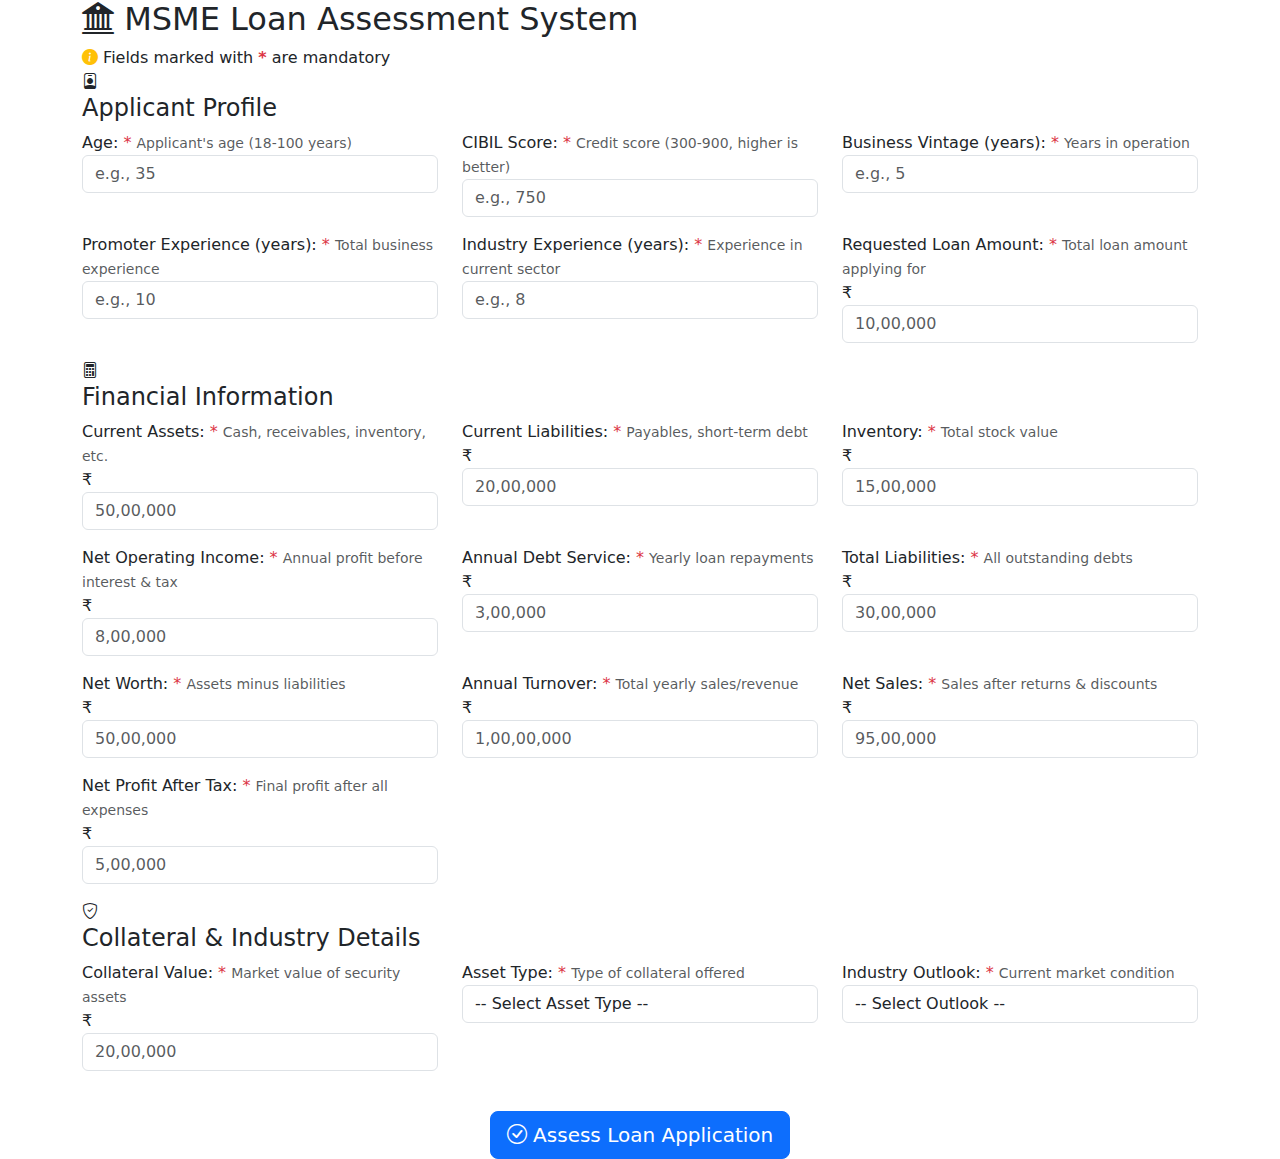
<file: src/main/resources/templates/index.html>
<!DOCTYPE html>
<html xmlns:th="http://www.thymeleaf.org" lang="en">
<head>
    <meta charset="UTF-8">
    <meta name="viewport" content="width=device-width, initial-scale=1.0">
    <title>MSME Loan Assessment</title>
    <link rel="stylesheet" href="https://cdn.jsdelivr.net/npm/bootstrap@5.3.0/dist/css/bootstrap.min.css">
    <link rel="stylesheet" href="https://cdn.jsdelivr.net/npm/bootstrap-icons@1.11.0/font/bootstrap-icons.css">
    <link rel="stylesheet" th:href="@{/css/loan-form.css}">
    <link rel="stylesheet" th:href="@{/css/loan-form-enhanced.css}">
</head>
<body>
<div class="container">
    <h2 class="page-title">
        <i class="bi bi-bank2"></i> MSME Loan Assessment System
    </h2>

    <div class="form-container">
        <div class="required-note">
            <i class="bi bi-info-circle-fill text-warning"></i>
            <span>Fields marked with <span class="text-danger fw-bold">*</span> are mandatory</span>
        </div>

        <form action="#" th:action="@{/assess}" th:object="${application}" method="post" id="loanAssessmentForm">

            <!-- Applicant Profile Section -->
            <div class="section-header">
                <i class="bi bi-person-badge"></i>
                <h4>Applicant Profile</h4>
            </div>
            <div class="row">
                <div class="col-md-4 mb-3">
                    <label>Age: <span class="text-danger">*</span></label>
                    <small class="form-text text-muted">Applicant's age (18-100 years)</small>
                    <input type="text" class="form-control" th:field="*{age}" placeholder="e.g., 35"
                           data-validation="positive" data-min="18" data-max="100" required/>
                    <div class="error-message"></div>
                </div>
                <div class="col-md-4 mb-3">
                    <label>CIBIL Score: <span class="text-danger">*</span></label>
                    <small class="form-text text-muted">Credit score (300-900, higher is better)</small>
                    <input type="text" class="form-control" th:field="*{cibilScore}" placeholder="e.g., 750"
                           data-validation="range" data-min="300" data-max="900" required/>
                    <div class="error-message"></div>
                </div>
                <div class="col-md-4 mb-3">
                    <label>Business Vintage (years): <span class="text-danger">*</span></label>
                    <small class="form-text text-muted">Years in operation</small>
                    <input type="text" class="form-control" th:field="*{businessVintage}" placeholder="e.g., 5"
                           data-validation="positive" data-min="0" data-max="100" required/>
                    <div class="error-message"></div>
                </div>
            </div>
            <div class="row">
                <div class="col-md-4 mb-3">
                    <label>Promoter Experience (years): <span class="text-danger">*</span></label>
                    <small class="form-text text-muted">Total business experience</small>
                    <input type="text" class="form-control" th:field="*{promoterExperience}" placeholder="e.g., 10"
                           data-validation="positive" data-min="0" required/>
                    <div class="error-message"></div>
                </div>
                <div class="col-md-4 mb-3">
                    <label>Industry Experience (years): <span class="text-danger">*</span></label>
                    <small class="form-text text-muted">Experience in current sector</small>
                    <input type="text" class="form-control" th:field="*{promoterIndustryExperience}" placeholder="e.g., 8"
                           data-validation="positive" data-min="0" required/>
                    <div class="error-message"></div>
                </div>
                <div class="col-md-4 mb-3">
                    <label>Requested Loan Amount: <span class="text-danger">*</span></label>
                    <small class="form-text text-muted">Total loan amount applying for</small>
                    <div class="field-wrapper">
                        <span class="currency-prefix">₹</span>
                        <input type="text" class="form-control formatted-input input-with-prefix"
                               th:field="*{requestedLoanAmount}" placeholder="10,00,000"
                               data-validation="positive" data-min="1" data-format="currency" required/>
                    </div>
                    <div class="error-message"></div>
                </div>
            </div>

            <!-- Financial Information Section -->
            <div class="section-header">
                <i class="bi bi-calculator"></i>
                <h4>Financial Information</h4>
            </div>
            <div class="row">
                <div class="col-md-4 mb-3">
                    <label>Current Assets: <span class="text-danger">*</span></label>
                    <small class="form-text text-muted">Cash, receivables, inventory, etc.</small>
                    <div class="field-wrapper">
                        <span class="currency-prefix">₹</span>
                        <input type="text" class="form-control formatted-input input-with-prefix"
                               th:field="*{currentAssets}" placeholder="50,00,000"
                               data-validation="positive" data-format="currency" required/>
                    </div>
                    <div class="error-message"></div>
                </div>
                <div class="col-md-4 mb-3">
                    <label>Current Liabilities: <span class="text-danger">*</span></label>
                    <small class="form-text text-muted">Payables, short-term debt</small>
                    <div class="field-wrapper">
                        <span class="currency-prefix">₹</span>
                        <input type="text" class="form-control formatted-input input-with-prefix"
                               th:field="*{currentLiabilities}" placeholder="20,00,000"
                               data-validation="positive" data-format="currency" required/>
                    </div>
                    <div class="error-message"></div>
                </div>
                <div class="col-md-4 mb-3">
                    <label>Inventory: <span class="text-danger">*</span></label>
                    <small class="form-text text-muted">Total stock value</small>
                    <div class="field-wrapper">
                        <span class="currency-prefix">₹</span>
                        <input type="text" class="form-control formatted-input input-with-prefix"
                               th:field="*{inventory}" placeholder="15,00,000"
                               data-validation="positive" data-format="currency" required/>
                    </div>
                    <div class="error-message"></div>
                </div>
            </div>
            <div class="row">
                <div class="col-md-4 mb-3">
                    <label>Net Operating Income: <span class="text-danger">*</span></label>
                    <small class="form-text text-muted">Annual profit before interest & tax</small>
                    <div class="field-wrapper">
                        <span class="currency-prefix">₹</span>
                        <input type="text" class="form-control formatted-input input-with-prefix"
                               th:field="*{netOperatingIncome}" placeholder="8,00,000"
                               data-validation="number" data-format="currency" required/>
                    </div>
                    <div class="error-message"></div>
                </div>
                <div class="col-md-4 mb-3">
                    <label>Annual Debt Service: <span class="text-danger">*</span></label>
                    <small class="form-text text-muted">Yearly loan repayments</small>
                    <div class="field-wrapper">
                        <span class="currency-prefix">₹</span>
                        <input type="text" class="form-control formatted-input input-with-prefix"
                               th:field="*{annualDebtService}" placeholder="3,00,000"
                               data-validation="positive" data-format="currency" required/>
                    </div>
                    <div class="error-message"></div>
                </div>
                <div class="col-md-4 mb-3">
                    <label>Total Liabilities: <span class="text-danger">*</span></label>
                    <small class="form-text text-muted">All outstanding debts</small>
                    <div class="field-wrapper">
                        <span class="currency-prefix">₹</span>
                        <input type="text" class="form-control formatted-input input-with-prefix"
                               th:field="*{totalLiabilities}" placeholder="30,00,000"
                               data-validation="positive" data-format="currency" required/>
                    </div>
                    <div class="error-message"></div>
                </div>
            </div>
            <div class="row">
                <div class="col-md-4 mb-3">
                    <label>Net Worth: <span class="text-danger">*</span></label>
                    <small class="form-text text-muted">Assets minus liabilities</small>
                    <div class="field-wrapper">
                        <span class="currency-prefix">₹</span>
                        <input type="text" class="form-control formatted-input input-with-prefix"
                               th:field="*{netWorth}" placeholder="50,00,000"
                               data-validation="number" data-format="currency" required/>
                    </div>
                    <div class="error-message"></div>
                </div>
                <div class="col-md-4 mb-3">
                    <label>Annual Turnover: <span class="text-danger">*</span></label>
                    <small class="form-text text-muted">Total yearly sales/revenue</small>
                    <div class="field-wrapper">
                        <span class="currency-prefix">₹</span>
                        <input type="text" class="form-control formatted-input input-with-prefix"
                               th:field="*{annualTurnover}" placeholder="1,00,00,000"
                               data-validation="positive" data-format="currency" required/>
                    </div>
                    <div class="error-message"></div>
                </div>
                <div class="col-md-4 mb-3">
                    <label>Net Sales: <span class="text-danger">*</span></label>
                    <small class="form-text text-muted">Sales after returns & discounts</small>
                    <div class="field-wrapper">
                        <span class="currency-prefix">₹</span>
                        <input type="text" class="form-control formatted-input input-with-prefix"
                               th:field="*{netSales}" placeholder="95,00,000"
                               data-validation="positive" data-format="currency" required/>
                    </div>
                    <div class="error-message"></div>
                </div>
            </div>
            <div class="row">
                <div class="col-md-4 mb-3">
                    <label>Net Profit After Tax: <span class="text-danger">*</span></label>
                    <small class="form-text text-muted">Final profit after all expenses</small>
                    <div class="field-wrapper">
                        <span class="currency-prefix">₹</span>
                        <input type="text" class="form-control formatted-input input-with-prefix"
                               th:field="*{netProfitAfterTax}" placeholder="5,00,000"
                               data-validation="number" data-format="currency" required/>
                    </div>
                    <div class="error-message"></div>
                </div>
            </div>

            <!-- Collateral & Industry Section -->
            <div class="section-header">
                <i class="bi bi-shield-check"></i>
                <h4>Collateral & Industry Details</h4>
            </div>
            <div class="row">
                <div class="col-md-4 mb-3">
                    <label>Collateral Value: <span class="text-danger">*</span></label>
                    <small class="form-text text-muted">Market value of security assets</small>
                    <div class="field-wrapper">
                        <span class="currency-prefix">₹</span>
                        <input type="text" class="form-control formatted-input input-with-prefix"
                               th:field="*{collateralValue}" placeholder="20,00,000"
                               data-validation="positive" data-format="currency" required/>
                    </div>
                    <div class="error-message"></div>
                </div>
                <div class="col-md-4 mb-3">
                    <label>Asset Type: <span class="text-danger">*</span></label>
                    <small class="form-text text-muted">Type of collateral offered</small>
                    <select class="form-control" th:field="*{assetType}" required>
                        <option value="">-- Select Asset Type --</option>
                        <option value="REAL_PROPERTY">Real Property</option>
                        <option value="EQUIPMENT">Equipment</option>
                        <option value="INVENTORY">Inventory</option>
                        <option value="OTHER">Other</option>
                    </select>
                    <div class="error-message"></div>
                </div>
                <div class="col-md-4 mb-3">
                    <label>Industry Outlook: <span class="text-danger">*</span></label>
                    <small class="form-text text-muted">Current market condition</small>
                    <select class="form-control" th:field="*{industryOutlook}" required>
                        <option value="">-- Select Outlook --</option>
                        <option value="POSITIVE">Positive</option>
                        <option value="STABLE">Stable</option>
                        <option value="NEGATIVE">Negative</option>
                        <option value="DISTRESSED">Distressed</option>
                    </select>
                    <div class="error-message"></div>
                </div>
            </div>

            <!-- Submit Button -->
            <div class="text-center mt-4">
                <button type="submit" class="btn btn-primary btn-lg" id="submitBtn">
                    <i class="bi bi-check-circle"></i> Assess Loan Application
                </button>
            </div>
        </form>
    </div>
</div>

<script th:src="@{/js/loan-form-validation.js}"></script>
<script th:src="@{/js/currency-formatter.js}"></script>
</body>
</html>
</file>
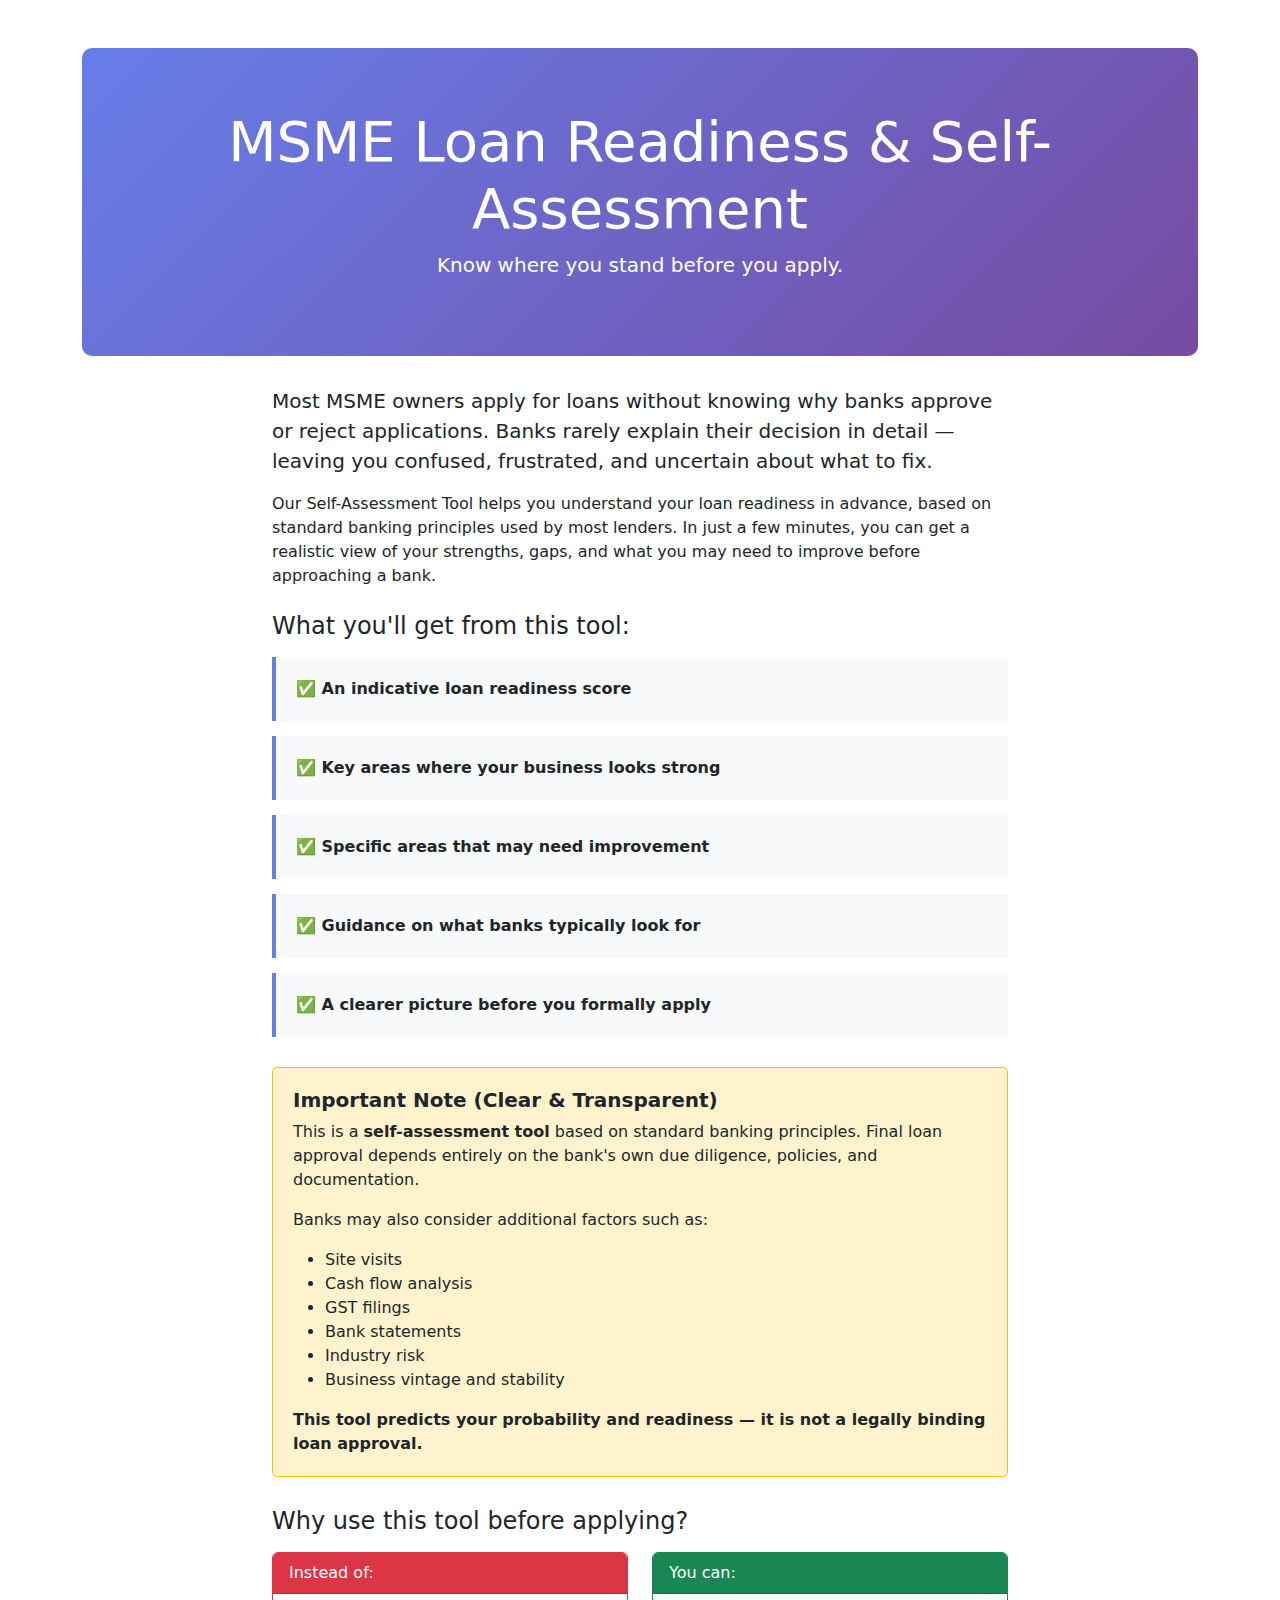
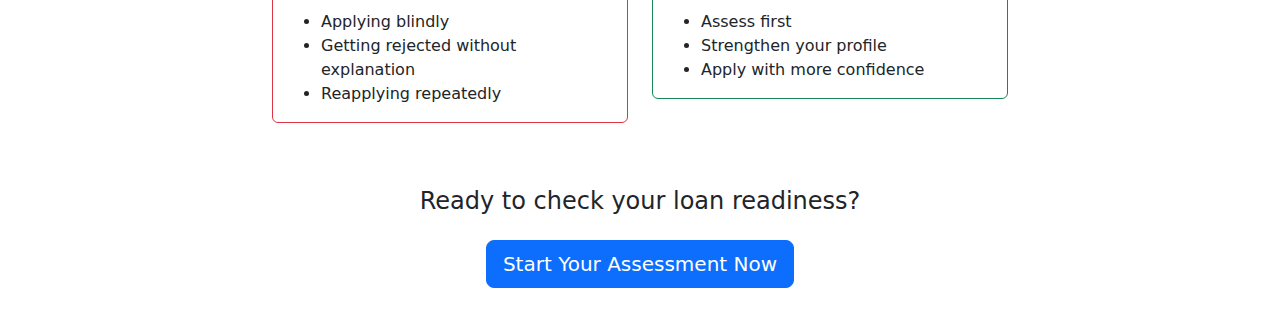
<file: src/main/resources/templates/home.html>
<!DOCTYPE html>
<html xmlns:th="http://www.thymeleaf.org">
<head>
    <title>MSME Loan Readiness & Self-Assessment</title>
    <link rel="stylesheet" href="https://cdn.jsdelivr.net/npm/bootstrap@5.3.0/dist/css/bootstrap.min.css">
    <style>
        .hero-section {
            background: linear-gradient(135deg, #667eea 0%, #764ba2 100%);
            color: white;
            padding: 60px 0;
            border-radius: 10px;
            margin-bottom: 30px;
        }
        .feature-box {
            padding: 20px;
            border-left: 4px solid #667eea;
            margin-bottom: 15px;
            background-color: #f8f9fa;
        }
        .note-box {
            background-color: #fff3cd;
            border: 1px solid #ffc107;
            padding: 20px;
            border-radius: 5px;
            margin: 30px 0;
        }</style>
</head>
<body>
<div class="container mt-5">
    <div class="hero-section text-center">
        <h1 class="display-4">MSME Loan Readiness & Self-Assessment</h1>
        <p class="lead">Know where you stand before you apply.</p>
    </div>

    <div class="row">
        <div class="col-lg-8 mx-auto">
            <p class="lead">
                Most MSME owners apply for loans without knowing why banks approve or reject applications.
                Banks rarely explain their decision in detail — leaving you confused, frustrated, and
                uncertain about what to fix.
            </p>

            <p>
                Our Self-Assessment Tool helps you understand your loan readiness in advance, based on
                standard banking principles used by most lenders. In just a few minutes, you can get a
                realistic view of your strengths, gaps, and what you may need to improve before approaching a bank.
            </p>

            <h4 class="mt-4 mb-3">What you'll get from this tool:</h4>

            <div class="feature-box">
                <strong>✅ An indicative loan readiness score</strong>
            </div>
            <div class="feature-box">
                <strong>✅ Key areas where your business looks strong</strong>
            </div>
            <div class="feature-box">
                <strong>✅ Specific areas that may need improvement</strong>
            </div>
            <div class="feature-box">
                <strong>✅ Guidance on what banks typically look for</strong>
            </div>
            <div class="feature-box">
                <strong>✅ A clearer picture before you formally apply</strong>
            </div>

            <div class="note-box">
                <h5><strong>Important Note (Clear & Transparent)</strong></h5>
                <p>
                    This is a <strong>self-assessment tool</strong> based on standard banking principles.
                    Final loan approval depends entirely on the bank's own due diligence, policies, and documentation.
                </p>
                <p>Banks may also consider additional factors such as:</p>
                <ul>
                    <li>Site visits</li>
                    <li>Cash flow analysis</li>
                    <li>GST filings</li>
                    <li>Bank statements</li>
                    <li>Industry risk</li>
                    <li>Business vintage and stability</li>
                </ul>
                <p class="mb-0">
                    <strong>This tool predicts your probability and readiness — it is not a legally binding loan approval.</strong>
                </p>
            </div>

            <h4 class="mt-4 mb-3">Why use this tool before applying?</h4>

            <div class="row">
                <div class="col-md-6">
                    <div class="card border-danger mb-3">
                        <div class="card-header bg-danger text-white">Instead of:</div>
                        <div class="card-body">
                            <ul class="mb-0">
                                <li>Applying blindly</li>
                                <li>Getting rejected without explanation</li>
                                <li>Reapplying repeatedly</li>
                            </ul>
                        </div>
                    </div>
                </div>
                <div class="col-md-6">
                    <div class="card border-success mb-3">
                        <div class="card-header bg-success text-white">You can:</div>
                        <div class="card-body">
                            <ul class="mb-0">
                                <li>Assess first</li>
                                <li>Strengthen your profile</li>
                                <li>Apply with more confidence</li>
                            </ul>
                        </div>
                    </div>
                </div>
            </div>

            <div class="text-center mt-5 mb-5">
                <h4>Ready to check your loan readiness?</h4>
                <a href="/assessment-form" class="btn btn-primary btn-lg mt-3">Start Your Assessment Now</a>
            </div>
        </div>
    </div>
</div>
</body>
</html>
</file>
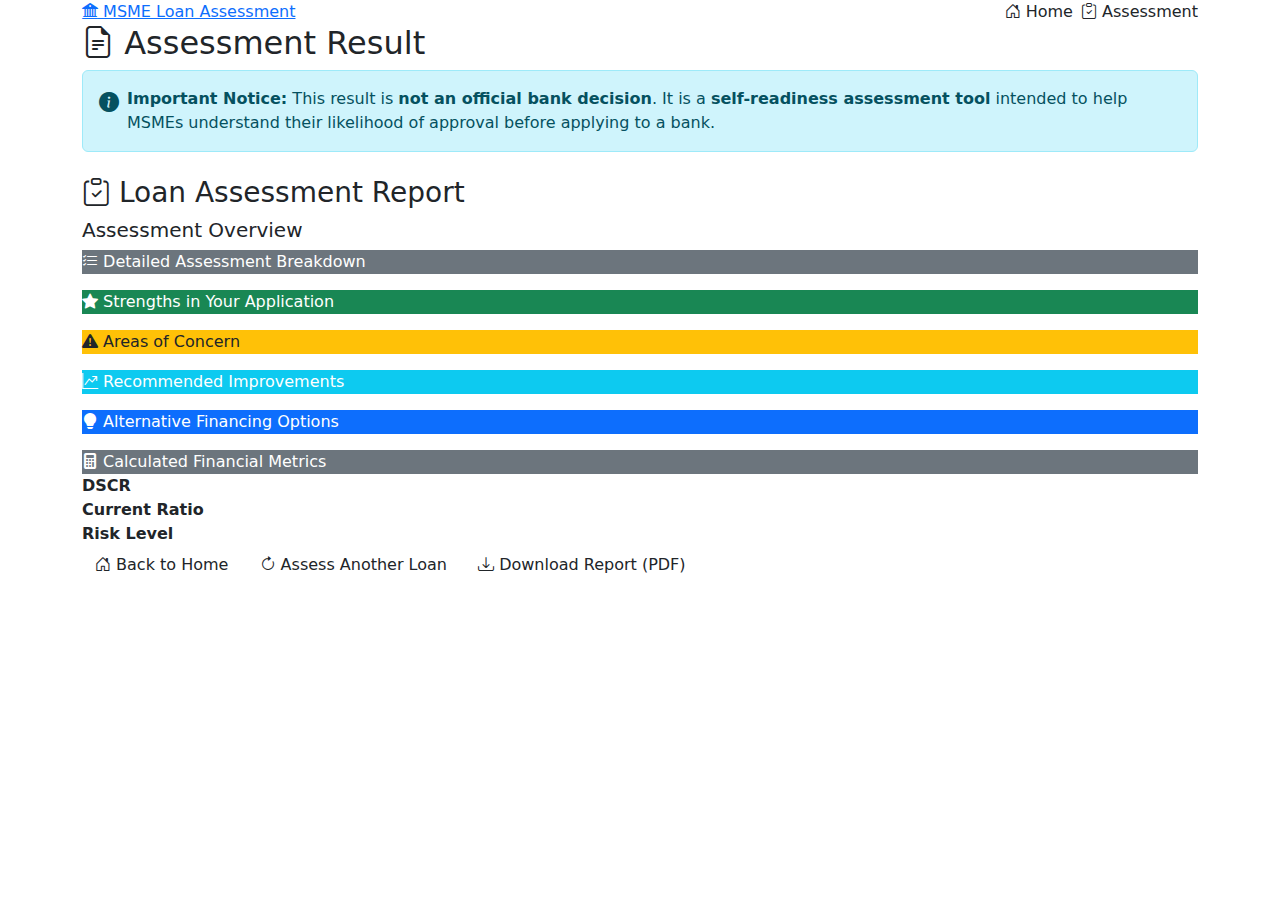
<file: src/main/resources/templates/result.html>
<!DOCTYPE html>
<html xmlns:th="http://www.thymeleaf.org" lang="en">
<head>
    <meta charset="UTF-8">
    <meta name="viewport" content="width=device-width, initial-scale=1.0">
    <title>Assessment Result</title>
    <link rel="stylesheet" href="https://cdn.jsdelivr.net/npm/bootstrap@5.3.0/dist/css/bootstrap.min.css">
    <link rel="stylesheet" href="https://cdn.jsdelivr.net/npm/bootstrap-icons@1.11.0/font/bootstrap-icons.css">
    <link rel="stylesheet" th:href="@{/css/result-styles.css}">

</head>
<body>
<!-- Header Navigation -->
<nav class="header-nav">
    <div class="container">
        <div class="d-flex justify-content-between align-items-center">
            <a href="/" class="brand">
                <i class="bi bi-bank2"></i>
                MSME Loan Assessment
            </a>
            <div class="d-flex gap-2">
                <a href="/" class="nav-link">
                    <i class="bi bi-house-door"></i> Home
                </a>
                <a href="/assessment-form" class="nav-link">
                    <i class="bi bi-clipboard-check"></i> Assessment
                </a>
            </div>
        </div>
    </div>
</nav>

<div class="container result-container">
    <h2 class="page-title">
        <i class="bi bi-file-earmark-text"></i> Assessment Result
    </h2>

    <div class="alert alert-info d-flex align-items-start gap-2 mb-4">
        <i class="bi bi-info-circle-fill fs-5"></i>
        <div>
            <strong>Important Notice:</strong>
            This result is <strong>not an official bank decision</strong>.
            It is a <strong>self-readiness assessment tool</strong> intended to help MSMEs understand their likelihood of approval before applying to a bank.
        </div>
    </div>


    <div class="result-card">
        <div class="card-header-custom">
            <h3><i class="bi bi-clipboard-check"></i> Loan Assessment Report</h3>
        </div>
        <div class="card-body">
            <!-- Decision Overview -->
            <div class="decision-alert" th:classappend="${result.decision == 'APPROVE' ? 'alert-success' : (result.decision == 'REJECT' ? 'alert-danger' : 'alert-warning')}">
                <h5>
                    <i class="bi" th:classappend="${result.decision == 'APPROVE' ? 'bi-check-circle-fill' : (result.decision == 'REJECT' ? 'bi-x-circle-fill' : 'bi-exclamation-triangle-fill')}"></i>
                    Assessment Overview
                </h5>
                <p class="mb-0" th:text="${result.decisionStatement}"></p>
            </div>

            <!-- Detailed Breakdown -->
            <div class="section-card" th:if="${result.explanations != null && !result.explanations.isEmpty()}">
                <div class="card-header bg-secondary text-white">
                    <i class="bi bi-list-check"></i> Detailed Assessment Breakdown
                </div>
                <ul class="list-group list-group-flush">
                    <li class="list-group-item" th:each="line : ${result.explanations}" th:text="${line}"></li>
                </ul>
            </div>

            <!-- Strengths -->
            <div class="section-card" th:if="${result.supportingFactors != null && !result.supportingFactors.isEmpty()}">
                <div class="card-header bg-success text-white">
                    <i class="bi bi-star-fill"></i> Strengths in Your Application
                </div>
                <ul class="list-group list-group-flush">
                    <li class="list-group-item" th:each="factor : ${result.supportingFactors}" th:text="${factor}"></li>
                </ul>
            </div>

            <!-- Areas of Concern -->
            <div class="section-card" th:if="${result.riskAreas != null && !result.riskAreas.isEmpty()}">
                <div class="card-header bg-warning text-dark">
                    <i class="bi bi-exclamation-triangle-fill"></i> Areas of Concern
                </div>
                <ul class="list-group list-group-flush">
                    <li class="list-group-item" th:each="risk : ${result.riskAreas}" th:text="${risk}"></li>
                </ul>
            </div>

            <!-- Recommended Improvements -->
            <div class="section-card" th:if="${result.improvementTargets != null && !result.improvementTargets.isEmpty()}">
                <div class="card-header bg-info text-white">
                    <i class="bi bi-graph-up-arrow"></i> Recommended Improvements
                </div>
                <ul class="list-group list-group-flush">
                    <li class="list-group-item" th:each="target : ${result.improvementTargets}" th:text="${target}"></li>
                </ul>
            </div>

            <!-- Alternative Options -->
            <div class="section-card" th:if="${result.alternativeProducts != null && !result.alternativeProducts.isEmpty()}">
                <div class="card-header bg-primary text-white">
                    <i class="bi bi-lightbulb-fill"></i> Alternative Financing Options
                </div>
                <ul class="list-group list-group-flush">
                    <li class="list-group-item" th:each="product : ${result.alternativeProducts}" th:text="${product}"></li>
                </ul>
            </div>

            <!-- Calculated Metrics -->
            <div class="section-card">
                <div class="card-header bg-secondary text-white">
                    <i class="bi bi-calculator-fill"></i> Calculated Financial Metrics
                </div>
                <div class="card-body">
                    <div class="metrics-grid">
                        <div class="metric-box">
                            <strong>DSCR</strong>
                            <div class="metric-value" th:text="${#numbers.formatDecimal(result.dscr, 1, 2)}"></div>
                        </div>
                        <div class="metric-box">
                            <strong>Current Ratio</strong>
                            <div class="metric-value" th:text="${#numbers.formatDecimal(result.currentRatio, 1, 2)}"></div>
                        </div>
                        <div class="metric-box">
                            <strong>Risk Level</strong>
                            <div>
                                <span class="badge"
                                      th:classappend="${result.riskLevel == 'LOW' ? 'bg-success' : (result.riskLevel == 'HIGH' ? 'bg-danger' : 'bg-warning')}"
                                      th:text="${result.riskLevel}"
                                      style="font-size: 1.25rem; padding: 0.5rem 1rem;"></span>
                            </div>
                        </div>
                    </div>
                </div>
            </div>

            <!-- Action Buttons -->
            <div class="action-buttons">
                <a href="/" class="btn btn-home btn-custom">
                    <i class="bi bi-house-door"></i> Back to Home
                </a>
                <a href="/assessment-form" class="btn btn-reassess btn-custom">
                    <i class="bi bi-arrow-clockwise"></i> Assess Another Loan
                </a><form th:action="@{/download-result}" method="post" class="d-inline">
                <button type="submit" class="btn btn-download btn-custom">
                    <i class="bi bi-download"></i> Download Report (PDF)
                </button>
            </form>
            </div>
        </div>
    </div>
</div>
</body>
</html>
</file>
